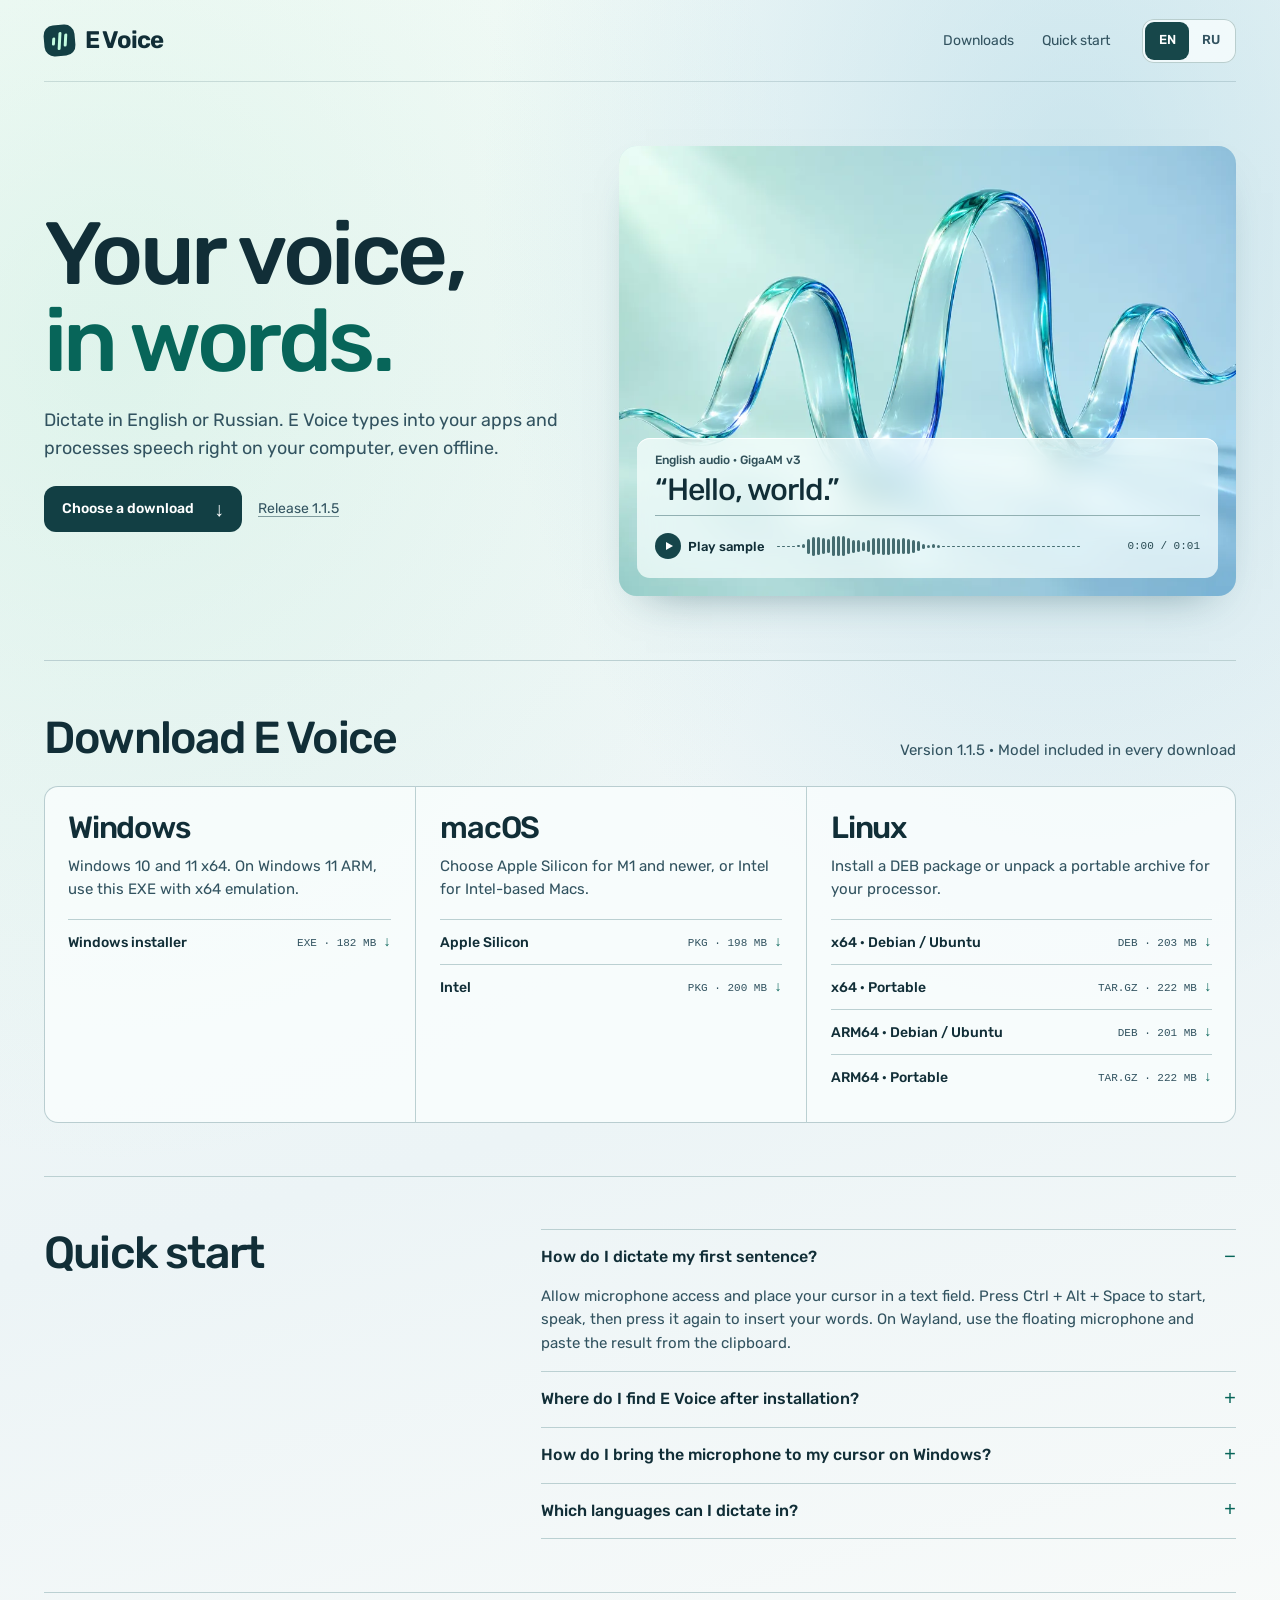
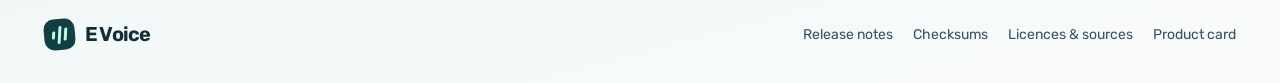
<file: index.html>
<!doctype html>
<html lang="en">
<head>
  <meta charset="utf-8"><meta name="viewport" content="width=device-width,initial-scale=1">
  <title>E Voice — Offline dictation in English and Russian</title>
  <meta name="description" content="Offline dictation for Windows, macOS and Linux. Download E Voice 1.1.5 with English and Russian speech recognition built in."><meta name="theme-color" content="#eaf4f5">
  <link rel="canonical" href="https://moldset-mmc.github.io/e-voice/"><link rel="alternate" hreflang="en" href="https://moldset-mmc.github.io/e-voice/"><link rel="alternate" hreflang="ru" href="https://moldset-mmc.github.io/e-voice/ru/"><link rel="alternate" hreflang="x-default" href="https://moldset-mmc.github.io/e-voice/">
  <link rel="stylesheet" href="./style.css"><script defer src="./sample.js"></script>
</head>
<body>
<a class="skip" href="#main">Skip to content</a>
<header class="wrap mast">
  <a class="brand" href="./" aria-label="E Voice"><span class="mark" aria-hidden="true"><i></i><i></i><i></i></span>E Voice</a>
  <nav class="nav" aria-label="Main navigation"><a href="#downloads">Downloads</a><a href="#guide">Quick start</a></nav>
  <nav class="langs" aria-label="Page language"><a href="./" hreflang="en" lang="en" aria-label="English" aria-current="page">EN</a> <a href="./ru/" hreflang="ru" lang="ru" aria-label="Русский">RU</a></nav>
</header>
<main id="main" class="wrap" tabindex="-1">
  <section class="hero" aria-labelledby="title">
    <div>
      <h1 id="title"><span>Your voice,</span><em>in words.</em></h1>
      <p class="lead">Dictate in English or Russian. E Voice types into your apps and processes speech right on your computer, even offline.</p>
      <a class="cta" href="#downloads">Choose a download <span aria-hidden="true">↓</span></a> <a class="version" href="https://github.com/moldset-mmc/e-voice/releases/tag/v1.1.5">Release 1.1.5</a>
    </div>
    <figure class="specimen" aria-label="English dictation sample">
      <img class="wave-art" alt="" width="1104" height="736" fetchpriority="high" src="./media/glass-wave.webp">
      <figcaption class="sample-body"><div class="micro">English audio · GigaAM v3</div>
        <blockquote lang="en">“Hello, world.”</blockquote>
        <div class="speaker-line"><button hidden id="sample-play" type="button" class="play" data-play="Play sample" data-pause="Pause" aria-pressed="false"><span class="play-icon" aria-hidden="true"></span><span class="play-label">Play sample</span></button><div class="signal" aria-hidden="true"><i style="--amplitude:3%"></i><i style="--amplitude:3%"></i><i style="--amplitude:3%"></i><i style="--amplitude:5%"></i><i style="--amplitude:11%"></i><i style="--amplitude:20%"></i><i style="--amplitude:72%"></i><i style="--amplitude:91%"></i><i style="--amplitude:88%"></i><i style="--amplitude:76%"></i><i style="--amplitude:66%"></i><i style="--amplitude:97%"></i><i style="--amplitude:96%"></i><i style="--amplitude:94%"></i><i style="--amplitude:75%"></i><i style="--amplitude:64%"></i><i style="--amplitude:55%"></i><i style="--amplitude:42%"></i><i style="--amplitude:57%"></i><i style="--amplitude:80%"></i><i style="--amplitude:78%"></i><i style="--amplitude:83%"></i><i style="--amplitude:82%"></i><i style="--amplitude:75%"></i><i style="--amplitude:71%"></i><i style="--amplitude:74%"></i><i style="--amplitude:72%"></i><i style="--amplitude:60%"></i><i style="--amplitude:48%"></i><i style="--amplitude:26%"></i><i style="--amplitude:12%"></i><i style="--amplitude:20%"></i><i style="--amplitude:12%"></i><i style="--amplitude:5%"></i><i style="--amplitude:3%"></i><i style="--amplitude:3%"></i><i style="--amplitude:3%"></i><i style="--amplitude:3%"></i><i style="--amplitude:3%"></i><i style="--amplitude:3%"></i><i style="--amplitude:3%"></i><i style="--amplitude:3%"></i><i style="--amplitude:3%"></i><i style="--amplitude:3%"></i><i style="--amplitude:3%"></i><i style="--amplitude:3%"></i><i style="--amplitude:3%"></i><i style="--amplitude:3%"></i><i style="--amplitude:3%"></i><i style="--amplitude:3%"></i><i style="--amplitude:3%"></i><i style="--amplitude:3%"></i><i style="--amplitude:3%"></i><i style="--amplitude:3%"></i><i style="--amplitude:3%"></i><i style="--amplitude:3%"></i><i style="--amplitude:3%"></i><i style="--amplitude:3%"></i><i style="--amplitude:3%"></i><i style="--amplitude:3%"></i><i style="--amplitude:3%"></i></div><span class="clock" aria-hidden="true">0:00 / 0:01</span></div>
        <audio id="sample-audio" controls preload="metadata" aria-label="English audio sample" src="./media/dictation-en.mp3"></audio>
      </figcaption>
    </figure>
  </section>
  <section id="downloads" class="section" aria-labelledby="download-title"><div id="download" class="section-head"><h2 id="download-title">Download E Voice</h2><p>Version 1.1.5 · Model included in every download</p></div>
    <div class="platforms">
      <section class="platform"><h3 id="windows">Windows</h3><p>Windows 10 and 11 x64. On Windows 11 ARM, use this EXE with x64 emulation.</p><a class="asset" href="https://github.com/moldset-mmc/e-voice/releases/download/v1.1.5/E-Voice-Setup-x64.exe"><strong>Windows installer</strong><span>EXE · 182 MB <b aria-hidden="true">↓</b></span></a></section>
      <section class="platform"><h3 id="mac">macOS</h3><p>Choose Apple Silicon for M1 and newer, or Intel for Intel-based Macs.</p><a class="asset" href="https://github.com/moldset-mmc/e-voice/releases/download/v1.1.5/E-Voice-macOS-arm64.pkg"><strong>Apple Silicon</strong><span>PKG · 198 MB <b aria-hidden="true">↓</b></span></a><a class="asset" href="https://github.com/moldset-mmc/e-voice/releases/download/v1.1.5/E-Voice-macOS-x86_64.pkg"><strong>Intel</strong><span>PKG · 200 MB <b aria-hidden="true">↓</b></span></a></section>
      <section class="platform"><h3 id="linux">Linux</h3><p>Install a DEB package or unpack a portable archive for your processor.</p><a class="asset" href="https://github.com/moldset-mmc/e-voice/releases/download/v1.1.5/E-Voice-Linux-amd64.deb"><strong>x64 · Debian / Ubuntu</strong><span>DEB · 203 MB <b aria-hidden="true">↓</b></span></a><a class="asset" href="https://github.com/moldset-mmc/e-voice/releases/download/v1.1.5/E-Voice-Linux-amd64.tar.gz"><strong>x64 · Portable</strong><span>TAR.GZ · 222 MB <b aria-hidden="true">↓</b></span></a><a class="asset" href="https://github.com/moldset-mmc/e-voice/releases/download/v1.1.5/E-Voice-Linux-arm64.deb"><strong>ARM64 · Debian / Ubuntu</strong><span>DEB · 201 MB <b aria-hidden="true">↓</b></span></a><a class="asset" href="https://github.com/moldset-mmc/e-voice/releases/download/v1.1.5/E-Voice-Linux-arm64.tar.gz"><strong>ARM64 · Portable</strong><span>TAR.GZ · 222 MB <b aria-hidden="true">↓</b></span></a></section>
    </div>
  </section>
  <section class="section guide" id="guide" aria-labelledby="guide-heading"><h2 id="guide-heading">Quick start</h2><div><details open><summary>How do I dictate my first sentence?</summary><p>Allow microphone access and place your cursor in a text field. Press Ctrl + Alt + Space to start, speak, then press it again to insert your words. On Wayland, use the floating microphone and paste the result from the clipboard.</p></details><details><summary>Where do I find E Voice after installation?</summary><p>On Windows, E Voice starts in the system tray. Double-click the desktop shortcut to open Settings. On macOS, the installer opens the app and adds a desktop shortcut. On Linux, open E Voice from the application menu after installing the DEB.</p></details><details><summary>How do I bring the microphone to my cursor on Windows?</summary><p>Open Settings and enable “Вызывать тройным щелчком” (triple-click). Quickly click the left mouse button three times in one spot outside E Voice. The floating microphone appears beside the pointer.</p></details><details><summary>Which languages can I dictate in?</summary><p>E Voice recognises Russian and English with the included GigaAM v3 model. You can speak either language without changing a setting. Recognition is strongest in Russian. Check longer English passages for errors.</p></details></div></section>
</main>
<footer class="wrap foot"><a class="brand" href="./"><span class="mark" aria-hidden="true"><i></i><i></i><i></i></span>E Voice</a><a class="quiet" href="https://github.com/moldset-mmc/e-voice/releases/tag/v1.1.5">Release notes</a><a class="quiet" href="https://github.com/moldset-mmc/e-voice/releases/download/v1.1.5/SHA256SUMS.txt">Checksums</a><a class="quiet" href="https://github.com/moldset-mmc/e-voice/releases/download/v1.1.5/E-Voice-1.1.5-Licenses-and-Sources.zip">Licences & sources</a><a class="quiet" href="./card/">Product card</a></footer>
</body>
</html>
</file>
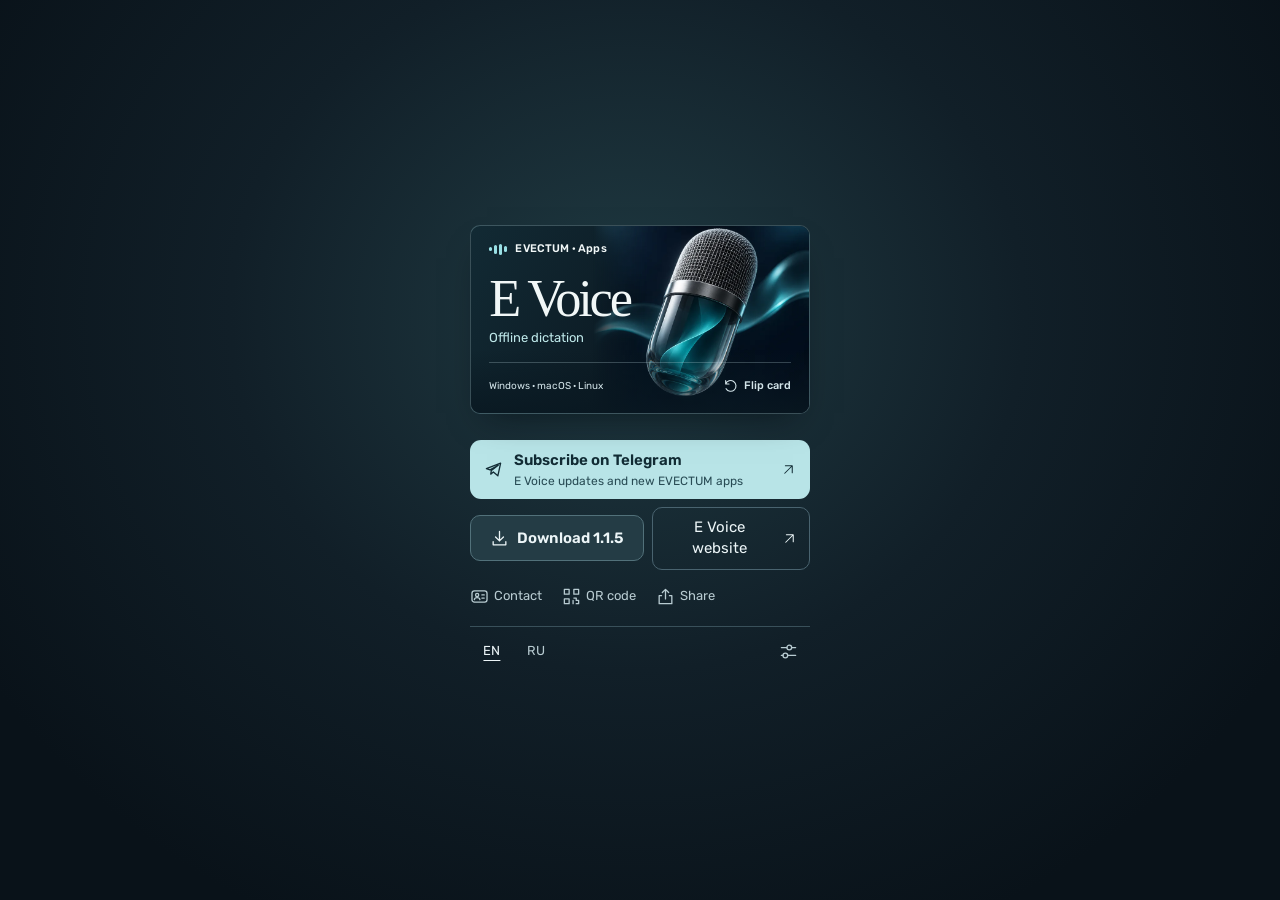
<file: card/index.html>
<!doctype html>
<html lang="en">
<head>
  <meta charset="utf-8">
  <meta name="viewport" content="width=device-width, initial-scale=1">
  <title>E Voice · Product card</title>
  <meta name="description" content="Dictate in English or Russian. E Voice turns your speech into text on your computer, even offline.">
  <meta name="theme-color" content="#0d1822">
  <link rel="canonical" href="https://moldset-mmc.github.io/e-voice/card/">
  <link rel="alternate" hreflang="en" href="https://moldset-mmc.github.io/e-voice/card/">
  <link rel="alternate" hreflang="ru" href="https://moldset-mmc.github.io/e-voice/ru/card/">
  <link rel="alternate" hreflang="x-default" href="https://moldset-mmc.github.io/e-voice/card/">
  <meta property="og:title" content="E Voice · Product card">
  <meta property="og:description" content="Dictate in English or Russian. E Voice turns your speech into text on your computer, even offline.">
  <meta property="og:url" content="https://moldset-mmc.github.io/e-voice/card/">
  <meta property="og:image" content="https://moldset-mmc.github.io/e-voice/card/cover.webp">
  <link rel="stylesheet" href="./card.css?v=glass-turn-2">
  <script defer src="./card.js?v=glass-turn-2"></script>
</head>
<body>
  <svg class="sprite" aria-hidden="true" focusable="false"><defs><symbol id="ic-turn" viewBox="0 0 24 24"><path d="M4 9a8 8 0 1 1 .6 7M4 4v5h5"/></symbol><symbol id="ic-back" viewBox="0 0 24 24"><path d="m13 6-6 6 6 6M7 12h13"/></symbol><symbol id="ic-arrow" viewBox="0 0 24 24"><path d="M6 18 18 6M7 6h11v11"/></symbol><symbol id="ic-download" viewBox="0 0 24 24"><path d="M12 3v12m-5-5 5 5 5-5M4 16v4h16v-4"/></symbol><symbol id="ic-contact" viewBox="0 0 24 24"><rect x="2.5" y="5" width="19" height="14" rx="3"/><circle cx="9" cy="10" r="2"/><path d="M5.5 16c.3-3.5 6.7-3.5 7 0M15 10h3m-3 4h3"/></symbol><symbol id="ic-qr" viewBox="0 0 24 24"><path d="M3 3h6v6H3zM15 3h6v6h-6zM3 15h6v6H3zM15 14h3v3h3v4h-3m-4 0v-4"/></symbol><symbol id="ic-share" viewBox="0 0 24 24"><path d="M12 15V3m-4 4 4-4 4 4M7 11H4v10h16V11h-3"/></symbol><symbol id="ic-telegram" viewBox="0 0 24 24"><path d="m3 11 18-7-3.5 16-5.7-4.8-3.3 2.7.8-4.8L18 6.7 7.6 12.5z"/></symbol><symbol id="ic-phone" viewBox="0 0 24 24"><path d="m5 3 4-.1 1.6 4.6-2.4 2.1a14 14 0 0 0 6.5 6.5l2.1-2.4 4.2 1.6v4a2 2 0 0 1-2.2 2C10.7 20.4 3.4 13 3 5.3A2 2 0 0 1 5 3z"/></symbol><symbol id="ic-down" viewBox="0 0 24 24"><path d="m6 9 6 6 6-6"/></symbol><symbol id="ic-settings" viewBox="0 0 24 24"><path d="M3 7h7m6 0h5M3 17h2m6 0h10"/><circle cx="13" cy="7" r="3"/><circle cx="8" cy="17" r="3"/></symbol></defs></svg>
  <main class="stage">
    <div class="presentation">
      <article class="card" aria-label="E Voice · Product card">
        <div class="faces">
          <section class="face front" id="front" aria-labelledby="name">
            <img class="cover-art" src="./cover.webp" alt="" fetchpriority="high">
            <div class="face-head">
              <a class="wordmark" href="https://t.me/evectum_updates"><span class="mark" aria-hidden="true"><i></i><i></i><i></i><i></i></span>EVECTUM · Apps</a>
            </div>
            <div class="identity">
              <h1 id="name" tabindex="-1">E Voice</h1>
              <p>Offline dictation</p>
            </div>
            <div class="face-foot"><span>Windows · macOS · Linux</span><a class="flip-link" href="#about"><svg class="icon" aria-hidden="true" focusable="false" viewBox="0 0 24 24"><use href="#ic-turn"/></svg>Flip card</a></div>
          </section>
          <section class="face back" aria-labelledby="about">
            <div class="face-head"><h2 id="about" tabindex="-1">E Voice</h2><a class="flip-link" href="#front"><svg class="icon" aria-hidden="true" focusable="false" viewBox="0 0 24 24"><use href="#ic-turn"/></svg>Front</a></div>
            <p class="description">Dictate messages and notes in English or Russian.</p>
            <div class="contacts" id="contacts" tabindex="-1" aria-label="Contact">
              <a href="tel:+37379474444" aria-label="Call +373 79 474 444"><svg class="icon" aria-hidden="true" focusable="false" viewBox="0 0 24 24"><use href="#ic-phone"/></svg><span>+373 79 474 444</span></a>
              <a href="https://t.me/evectum_bot" aria-label="Message the Telegram bot @evectum_bot"><svg class="icon" aria-hidden="true" focusable="false" viewBox="0 0 24 24"><use href="#ic-telegram"/></svg><span>@evectum_bot</span></a>
            </div>
          </section>
        </div>
      </article>
      <div class="controls">
        <a class="channel-link" href="https://t.me/evectum_updates">
          <svg class="icon" aria-hidden="true" focusable="false" viewBox="0 0 24 24"><use href="#ic-telegram"/></svg><span><strong>Subscribe on Telegram</strong><small>E Voice updates and new EVECTUM apps</small></span><svg class="icon" aria-hidden="true" focusable="false" viewBox="0 0 24 24"><use href="#ic-arrow"/></svg>
        </a>
        <div class="actions">
          <a class="cta" href="#downloads"><svg class="icon" aria-hidden="true" focusable="false" viewBox="0 0 24 24"><use href="#ic-download"/></svg>Download 1.1.5</a>
          <a class="site-link" href="../">E Voice website<svg class="icon" aria-hidden="true" focusable="false" viewBox="0 0 24 24"><use href="#ic-arrow"/></svg></a>
        </div>
        <nav class="utility" aria-label="Card actions">
            <a href="#contacts"><svg class="icon" aria-hidden="true" focusable="false" viewBox="0 0 24 24"><use href="#ic-contact"/></svg>Contact</a>
            <a href="./qr-en.png" data-show-qr><svg class="icon" aria-hidden="true" focusable="false" viewBox="0 0 24 24"><use href="#ic-qr"/></svg>QR code</a>
            <button type="button" data-share hidden><svg class="icon" aria-hidden="true" focusable="false" viewBox="0 0 24 24"><use href="#ic-share"/></svg>Share</button>
        </nav>
        <div class="tools">
          <nav class="langs" aria-label="Language"><a href="./" lang="en" hreflang="en" aria-label="English" aria-current="page">EN</a> <a href="../ru/card/" lang="ru" hreflang="ru" aria-label="Русский">RU</a></nav>
          <button class="settings-button" data-settings type="button" hidden aria-haspopup="dialog" aria-controls="motion-dialog" aria-label="Flip settings" title="Flip settings"><svg class="icon" aria-hidden="true" focusable="false" viewBox="0 0 24 24"><use href="#ic-settings"/></svg></button>
        </div>
      </div>
      <section id="downloads" class="downloads" aria-labelledby="download-heading">
        <header><h2 id="download-heading">Download 1.1.5</h2><button data-close-downloads hidden type="button">Close</button></header>
        <details class="platform"><summary>Windows<svg class="icon" aria-hidden="true" focusable="false" viewBox="0 0 24 24"><use href="#ic-down"/></svg></summary><p>Windows 10/11 x64. On Windows 11 ARM, use the same installer with x64 emulation.</p><ul class="choices"><li><a href="https://github.com/moldset-mmc/e-voice/releases/download/v1.1.5/E-Voice-Setup-x64.exe" aria-label="Windows · Windows installer · EXE"><span>Windows installer</span><span>EXE <svg class="icon" aria-hidden="true" focusable="false" viewBox="0 0 24 24"><use href="#ic-download"/></svg></span></a></li></ul></details><details class="platform"><summary>macOS<svg class="icon" aria-hidden="true" focusable="false" viewBox="0 0 24 24"><use href="#ic-down"/></svg></summary><p>Choose the processor in your Mac.</p><ul class="choices"><li><a href="https://github.com/moldset-mmc/e-voice/releases/download/v1.1.5/E-Voice-macOS-arm64.pkg" aria-label="macOS · Apple Silicon · M1, M2, M3… · PKG"><span>Apple Silicon · M1, M2, M3…</span><span>PKG <svg class="icon" aria-hidden="true" focusable="false" viewBox="0 0 24 24"><use href="#ic-download"/></svg></span></a></li><li><a href="https://github.com/moldset-mmc/e-voice/releases/download/v1.1.5/E-Voice-macOS-x86_64.pkg" aria-label="macOS · Intel · PKG"><span>Intel</span><span>PKG <svg class="icon" aria-hidden="true" focusable="false" viewBox="0 0 24 24"><use href="#ic-download"/></svg></span></a></li></ul></details><details class="platform"><summary>Linux<svg class="icon" aria-hidden="true" focusable="false" viewBox="0 0 24 24"><use href="#ic-down"/></svg></summary><p>DEB for Debian or Ubuntu, or a portable archive.</p><ul class="choices"><li><a href="https://github.com/moldset-mmc/e-voice/releases/download/v1.1.5/E-Voice-Linux-amd64.deb" aria-label="Linux · x64 · DEB"><span>x64</span><span>DEB <svg class="icon" aria-hidden="true" focusable="false" viewBox="0 0 24 24"><use href="#ic-download"/></svg></span></a></li><li><a href="https://github.com/moldset-mmc/e-voice/releases/download/v1.1.5/E-Voice-Linux-amd64.tar.gz" aria-label="Linux · x64 · TAR.GZ"><span>x64</span><span>TAR.GZ <svg class="icon" aria-hidden="true" focusable="false" viewBox="0 0 24 24"><use href="#ic-download"/></svg></span></a></li><li><a href="https://github.com/moldset-mmc/e-voice/releases/download/v1.1.5/E-Voice-Linux-arm64.deb" aria-label="Linux · ARM64 · DEB"><span>ARM64</span><span>DEB <svg class="icon" aria-hidden="true" focusable="false" viewBox="0 0 24 24"><use href="#ic-download"/></svg></span></a></li><li><a href="https://github.com/moldset-mmc/e-voice/releases/download/v1.1.5/E-Voice-Linux-arm64.tar.gz" aria-label="Linux · ARM64 · TAR.GZ"><span>ARM64</span><span>TAR.GZ <svg class="icon" aria-hidden="true" focusable="false" viewBox="0 0 24 24"><use href="#ic-download"/></svg></span></a></li></ul></details>
        <a class="download-follow" href="https://t.me/evectum_updates"><svg class="icon" aria-hidden="true" focusable="false" viewBox="0 0 24 24"><use href="#ic-telegram"/></svg>Get release updates on Telegram<svg class="icon" aria-hidden="true" focusable="false" viewBox="0 0 24 24"><use href="#ic-arrow"/></svg></a>
      </section>
    </div>
  </main>
  <dialog id="download-dialog" class="dialog download-dialog" aria-labelledby="download-heading"></dialog>
  <dialog id="motion-dialog" class="dialog motion-dialog" aria-labelledby="motion-title">
    <form method="dialog">
      <header><h2 id="motion-title">Card motion</h2><button>Done</button></header>
      <fieldset><legend>Animation</legend>
        <label><input type="radio" name="motion" value="auto" checked>Use device setting</label>
        <label><input type="radio" name="motion" value="full">Smooth rotation</label>
        <label><input type="radio" name="motion" value="quiet">Gentle fade</label>
      </fieldset>
    </form>
  </dialog>
  <dialog class="dialog" id="qr-dialog" aria-labelledby="qr-title">
    <h2 id="qr-title">Share this card</h2>
    <img width="200" height="200" src="./qr-en.png" alt="QR code for the English card">
    <a class="card-address" href="https://moldset-mmc.github.io/e-voice/card/">https://moldset-mmc.github.io/e-voice/card/</a>
    <button type="button" data-copy data-copied="Link copied" data-manual="Select the address above to copy it.">Copy link</button>
    <p class="copy-status" role="status"></p>
    <form method="dialog"><button>Close</button></form>
  </dialog>
</body>
</html>
</file>
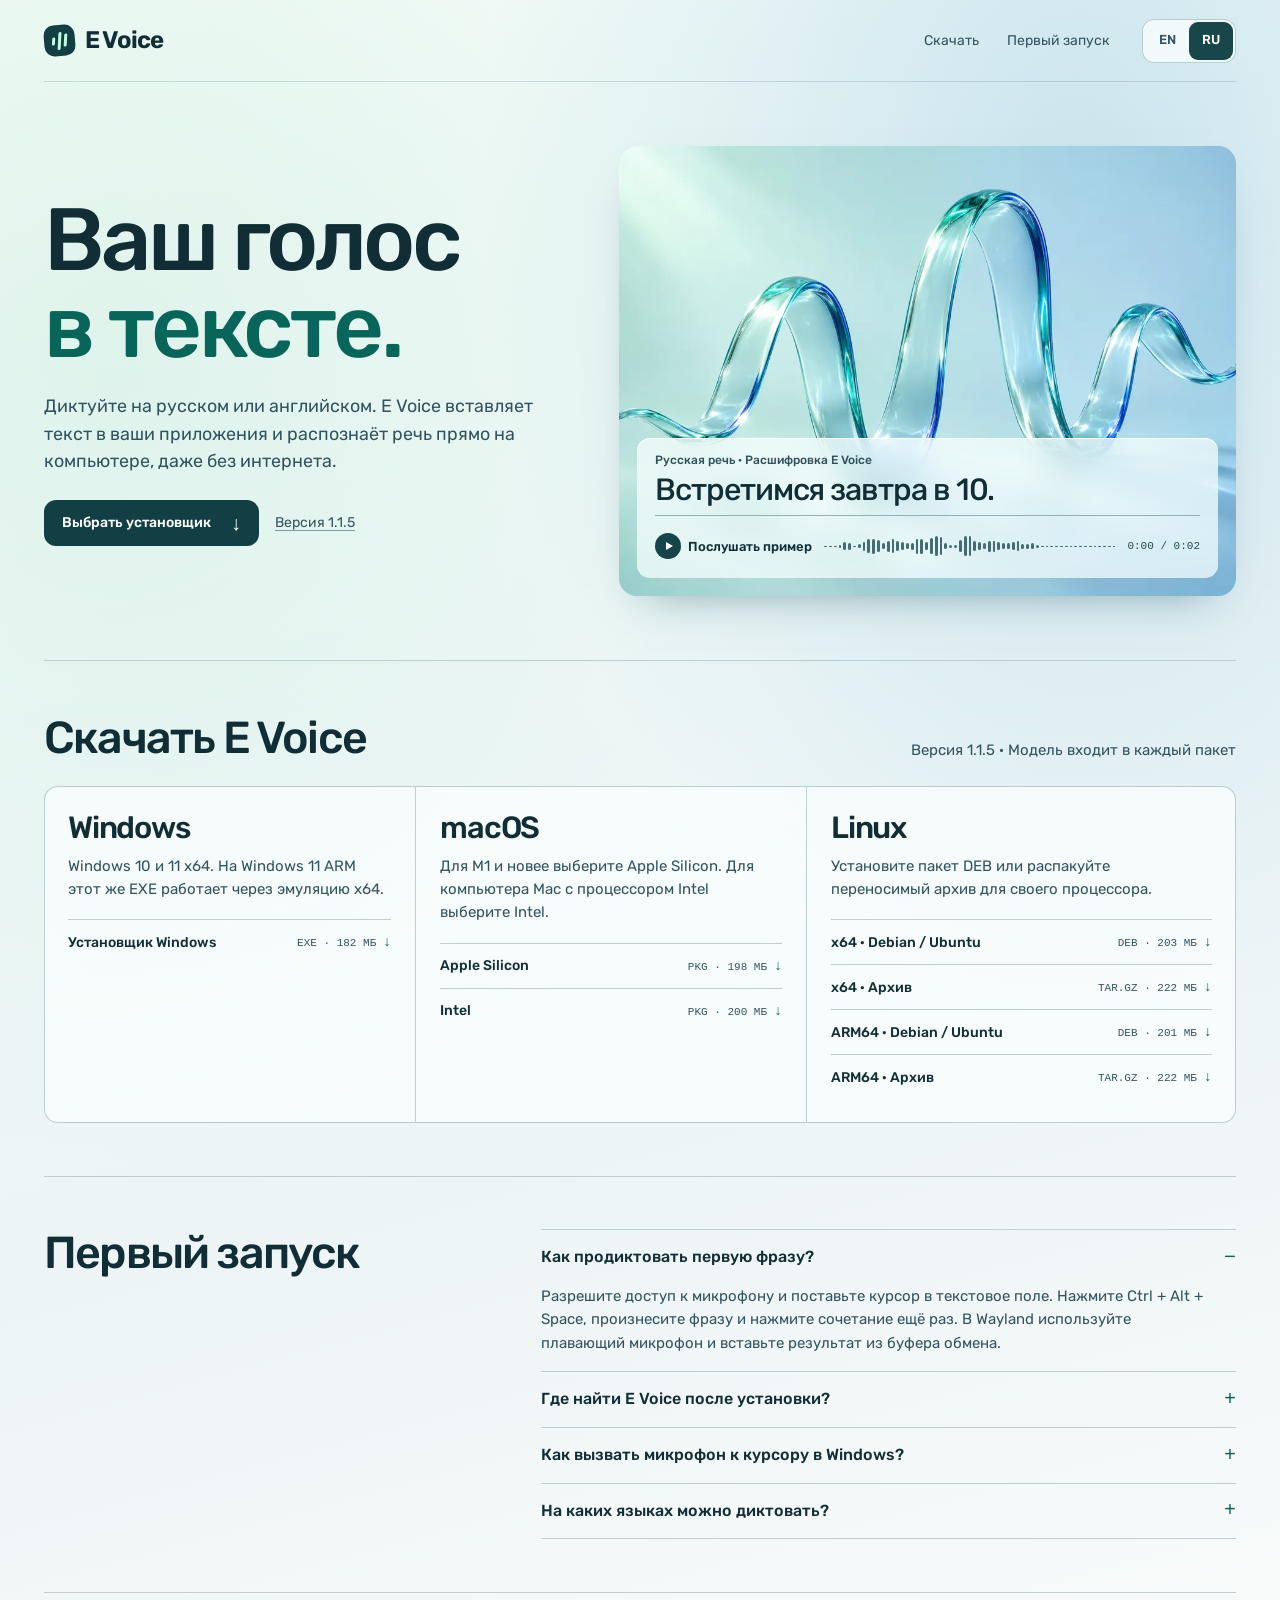
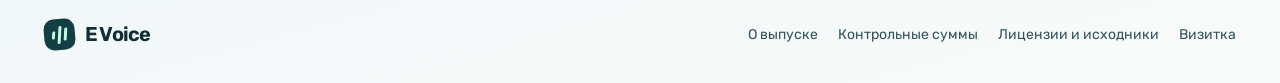
<file: ru/index.html>
<!doctype html>
<html lang="ru">
<head>
  <meta charset="utf-8"><meta name="viewport" content="width=device-width,initial-scale=1">
  <title>E Voice — диктовка на русском и английском без интернета</title>
  <meta name="description" content="Офлайн-диктовка для Windows, macOS и Linux. Скачайте E Voice 1.1.5 с распознаванием русской и английской речи."><meta name="theme-color" content="#eaf4f5">
  <link rel="canonical" href="https://moldset-mmc.github.io/e-voice/ru/"><link rel="alternate" hreflang="en" href="https://moldset-mmc.github.io/e-voice/"><link rel="alternate" hreflang="ru" href="https://moldset-mmc.github.io/e-voice/ru/"><link rel="alternate" hreflang="x-default" href="https://moldset-mmc.github.io/e-voice/">
  <link rel="stylesheet" href="../style.css"><script defer src="../sample.js"></script>
</head>
<body>
<a class="skip" href="#main">Перейти к содержимому</a>
<header class="wrap mast">
  <a class="brand" href="./" aria-label="E Voice"><span class="mark" aria-hidden="true"><i></i><i></i><i></i></span>E Voice</a>
  <nav class="nav" aria-label="Основное меню"><a href="#downloads">Скачать</a><a href="#guide">Первый запуск</a></nav>
  <nav class="langs" aria-label="Язык страницы"><a href="../" hreflang="en" lang="en" aria-label="English">EN</a> <a href="../ru/" hreflang="ru" lang="ru" aria-label="Русский" aria-current="page">RU</a></nav>
</header>
<main id="main" class="wrap" tabindex="-1">
  <section class="hero" aria-labelledby="title">
    <div>
      <h1 id="title"><span>Ваш голос</span><em>в тексте.</em></h1>
      <p class="lead">Диктуйте на русском или английском. E Voice вставляет текст в ваши приложения и распознаёт речь прямо на компьютере, даже без интернета.</p>
      <a class="cta" href="#downloads">Выбрать установщик <span aria-hidden="true">↓</span></a> <a class="version" href="https://github.com/moldset-mmc/e-voice/releases/tag/v1.1.5">Версия 1.1.5</a>
    </div>
    <figure class="specimen" aria-label="Пример русской диктовки и расшифровка E Voice">
      <img class="wave-art" alt="" width="1104" height="736" fetchpriority="high" src="../media/glass-wave.webp">
      <figcaption class="sample-body"><div class="micro">Русская речь · Расшифровка E Voice</div>
        <blockquote lang="ru">Встретимся завтра в 10.</blockquote>
        <div class="speaker-line"><button hidden id="sample-play" type="button" class="play" data-play="Послушать пример" data-pause="Пауза" aria-pressed="false"><span class="play-icon" aria-hidden="true"></span><span class="play-label">Послушать пример</span></button><div class="signal" aria-hidden="true"><i style="--amplitude:3%"></i><i style="--amplitude:3%"></i><i style="--amplitude:6%"></i><i style="--amplitude:16%"></i><i style="--amplitude:37%"></i><i style="--amplitude:34%"></i><i style="--amplitude:6%"></i><i style="--amplitude:20%"></i><i style="--amplitude:45%"></i><i style="--amplitude:68%"></i><i style="--amplitude:70%"></i><i style="--amplitude:55%"></i><i style="--amplitude:27%"></i><i style="--amplitude:53%"></i><i style="--amplitude:65%"></i><i style="--amplitude:48%"></i><i style="--amplitude:37%"></i><i style="--amplitude:29%"></i><i style="--amplitude:31%"></i><i style="--amplitude:71%"></i><i style="--amplitude:71%"></i><i style="--amplitude:37%"></i><i style="--amplitude:74%"></i><i style="--amplitude:97%"></i><i style="--amplitude:85%"></i><i style="--amplitude:28%"></i><i style="--amplitude:13%"></i><i style="--amplitude:13%"></i><i style="--amplitude:59%"></i><i style="--amplitude:95%"></i><i style="--amplitude:94%"></i><i style="--amplitude:49%"></i><i style="--amplitude:37%"></i><i style="--amplitude:28%"></i><i style="--amplitude:53%"></i><i style="--amplitude:52%"></i><i style="--amplitude:39%"></i><i style="--amplitude:29%"></i><i style="--amplitude:29%"></i><i style="--amplitude:37%"></i><i style="--amplitude:49%"></i><i style="--amplitude:23%"></i><i style="--amplitude:23%"></i><i style="--amplitude:28%"></i><i style="--amplitude:13%"></i><i style="--amplitude:3%"></i><i style="--amplitude:3%"></i><i style="--amplitude:3%"></i><i style="--amplitude:3%"></i><i style="--amplitude:3%"></i><i style="--amplitude:3%"></i><i style="--amplitude:3%"></i><i style="--amplitude:3%"></i><i style="--amplitude:3%"></i><i style="--amplitude:3%"></i><i style="--amplitude:3%"></i><i style="--amplitude:3%"></i><i style="--amplitude:3%"></i><i style="--amplitude:3%"></i><i style="--amplitude:3%"></i><i style="--amplitude:3%"></i></div><span class="clock" aria-hidden="true">0:00 / 0:02</span></div>
        <audio id="sample-audio" controls preload="metadata" aria-label="Послушать запись русской диктовки" src="../media/dictation-ru.mp3"></audio>
      </figcaption>
    </figure>
  </section>
  <section id="downloads" class="section" aria-labelledby="download-title"><div id="download" class="section-head"><h2 id="download-title">Скачать E Voice</h2><p>Версия 1.1.5 · Модель входит в каждый пакет</p></div>
    <div class="platforms">
      <section class="platform"><h3 id="windows">Windows</h3><p>Windows 10 и 11 x64. На Windows 11 ARM этот же EXE работает через эмуляцию x64.</p><a class="asset" href="https://github.com/moldset-mmc/e-voice/releases/download/v1.1.5/E-Voice-Setup-x64.exe"><strong>Установщик Windows</strong><span>EXE · 182 МБ <b aria-hidden="true">↓</b></span></a></section>
      <section class="platform"><h3 id="mac">macOS</h3><p>Для M1 и новее выберите Apple Silicon. Для компьютера Mac с процессором Intel выберите Intel.</p><a class="asset" href="https://github.com/moldset-mmc/e-voice/releases/download/v1.1.5/E-Voice-macOS-arm64.pkg"><strong>Apple Silicon</strong><span>PKG · 198 МБ <b aria-hidden="true">↓</b></span></a><a class="asset" href="https://github.com/moldset-mmc/e-voice/releases/download/v1.1.5/E-Voice-macOS-x86_64.pkg"><strong>Intel</strong><span>PKG · 200 МБ <b aria-hidden="true">↓</b></span></a></section>
      <section class="platform"><h3 id="linux">Linux</h3><p>Установите пакет DEB или распакуйте переносимый архив для своего процессора.</p><a class="asset" href="https://github.com/moldset-mmc/e-voice/releases/download/v1.1.5/E-Voice-Linux-amd64.deb"><strong>x64 · Debian / Ubuntu</strong><span>DEB · 203 МБ <b aria-hidden="true">↓</b></span></a><a class="asset" href="https://github.com/moldset-mmc/e-voice/releases/download/v1.1.5/E-Voice-Linux-amd64.tar.gz"><strong>x64 · Архив</strong><span>TAR.GZ · 222 МБ <b aria-hidden="true">↓</b></span></a><a class="asset" href="https://github.com/moldset-mmc/e-voice/releases/download/v1.1.5/E-Voice-Linux-arm64.deb"><strong>ARM64 · Debian / Ubuntu</strong><span>DEB · 201 МБ <b aria-hidden="true">↓</b></span></a><a class="asset" href="https://github.com/moldset-mmc/e-voice/releases/download/v1.1.5/E-Voice-Linux-arm64.tar.gz"><strong>ARM64 · Архив</strong><span>TAR.GZ · 222 МБ <b aria-hidden="true">↓</b></span></a></section>
    </div>
  </section>
  <section class="section guide" id="guide" aria-labelledby="guide-heading"><h2 id="guide-heading">Первый запуск</h2><div><details open><summary>Как продиктовать первую фразу?</summary><p>Разрешите доступ к микрофону и поставьте курсор в текстовое поле. Нажмите Ctrl + Alt + Space, произнесите фразу и нажмите сочетание ещё раз. В Wayland используйте плавающий микрофон и вставьте результат из буфера обмена.</p></details><details><summary>Где найти E Voice после установки?</summary><p>В Windows E Voice запускается в трее. Дважды щёлкните ярлык на рабочем столе, чтобы открыть настройки. В macOS установщик открывает приложение и добавляет ярлык на рабочий стол. После установки DEB в Linux откройте E Voice из меню приложений.</p></details><details><summary>Как вызвать микрофон к курсору в Windows?</summary><p>Откройте настройки и включите «Вызывать тройным щелчком». Трижды быстро щёлкните левой кнопкой мыши в одном месте вне E Voice. Плавающий микрофон появится рядом с указателем.</p></details><details><summary>На каких языках можно диктовать?</summary><p>Модель GigaAM v3 распознаёт русскую и английскую речь. Переключать язык перед записью не нужно. Лучше всего модель справляется с русской речью. В длинных английских фразах стоит проверить результат.</p></details></div></section>
</main>
<footer class="wrap foot"><a class="brand" href="./"><span class="mark" aria-hidden="true"><i></i><i></i><i></i></span>E Voice</a><a class="quiet" href="https://github.com/moldset-mmc/e-voice/releases/tag/v1.1.5">О выпуске</a><a class="quiet" href="https://github.com/moldset-mmc/e-voice/releases/download/v1.1.5/SHA256SUMS.txt">Контрольные суммы</a><a class="quiet" href="https://github.com/moldset-mmc/e-voice/releases/download/v1.1.5/E-Voice-1.1.5-Licenses-and-Sources.zip">Лицензии и исходники</a><a class="quiet" href="./card/">Визитка</a></footer>
</body>
</html>
</file>
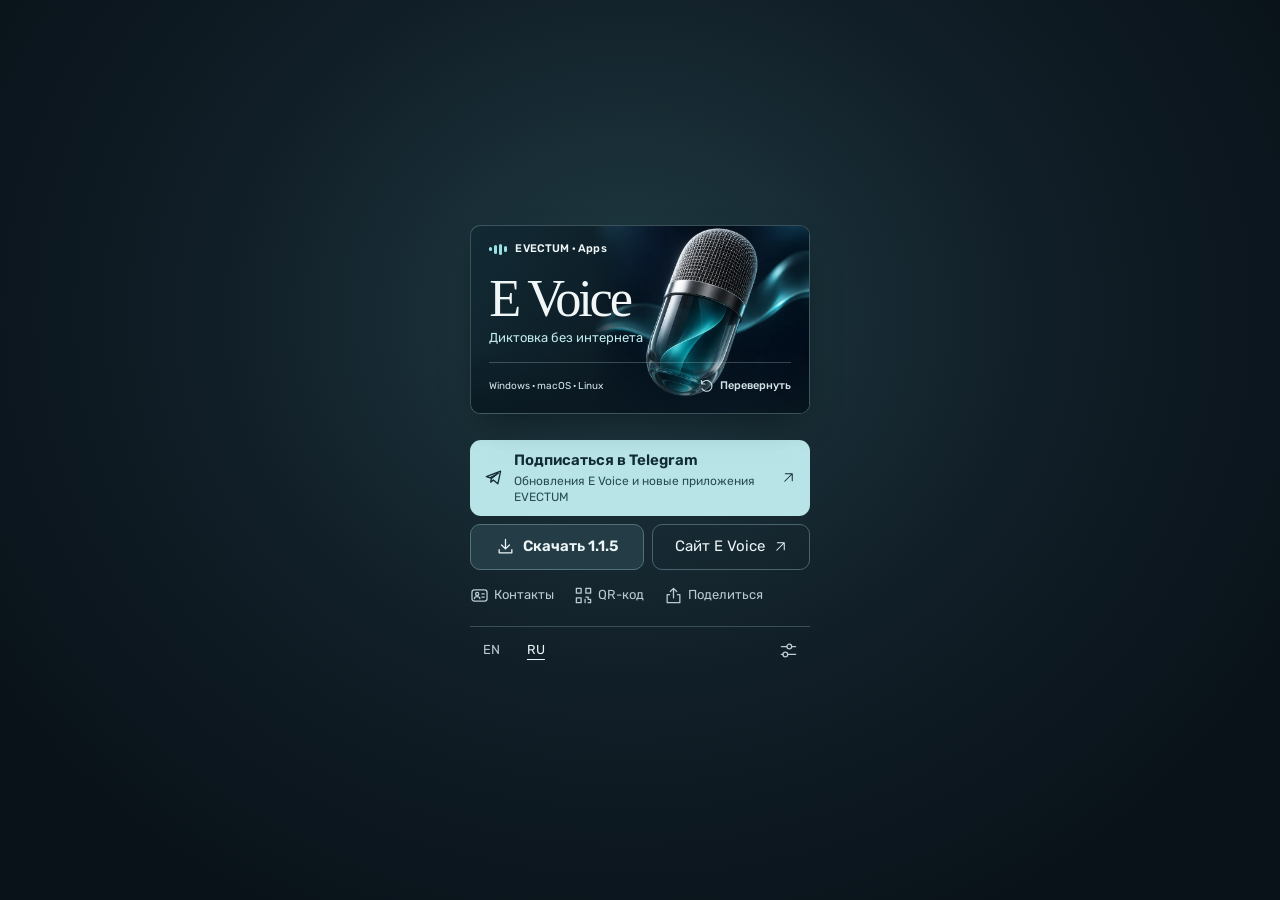
<file: ru/card/index.html>
<!doctype html>
<html lang="ru">
<head>
  <meta charset="utf-8">
  <meta name="viewport" content="width=device-width, initial-scale=1">
  <title>E Voice · Визитка программы</title>
  <meta name="description" content="Диктуйте на русском или английском. E Voice превращает речь в текст прямо на компьютере, даже без интернета.">
  <meta name="theme-color" content="#0d1822">
  <link rel="canonical" href="https://moldset-mmc.github.io/e-voice/ru/card/">
  <link rel="alternate" hreflang="en" href="https://moldset-mmc.github.io/e-voice/card/">
  <link rel="alternate" hreflang="ru" href="https://moldset-mmc.github.io/e-voice/ru/card/">
  <link rel="alternate" hreflang="x-default" href="https://moldset-mmc.github.io/e-voice/card/">
  <meta property="og:title" content="E Voice · Визитка программы">
  <meta property="og:description" content="Диктуйте на русском или английском. E Voice превращает речь в текст прямо на компьютере, даже без интернета.">
  <meta property="og:url" content="https://moldset-mmc.github.io/e-voice/ru/card/">
  <meta property="og:image" content="https://moldset-mmc.github.io/e-voice/card/cover.webp">
  <link rel="stylesheet" href="../../card/card.css?v=glass-turn-2">
  <script defer src="../../card/card.js?v=glass-turn-2"></script>
</head>
<body>
  <svg class="sprite" aria-hidden="true" focusable="false"><defs><symbol id="ic-turn" viewBox="0 0 24 24"><path d="M4 9a8 8 0 1 1 .6 7M4 4v5h5"/></symbol><symbol id="ic-back" viewBox="0 0 24 24"><path d="m13 6-6 6 6 6M7 12h13"/></symbol><symbol id="ic-arrow" viewBox="0 0 24 24"><path d="M6 18 18 6M7 6h11v11"/></symbol><symbol id="ic-download" viewBox="0 0 24 24"><path d="M12 3v12m-5-5 5 5 5-5M4 16v4h16v-4"/></symbol><symbol id="ic-contact" viewBox="0 0 24 24"><rect x="2.5" y="5" width="19" height="14" rx="3"/><circle cx="9" cy="10" r="2"/><path d="M5.5 16c.3-3.5 6.7-3.5 7 0M15 10h3m-3 4h3"/></symbol><symbol id="ic-qr" viewBox="0 0 24 24"><path d="M3 3h6v6H3zM15 3h6v6h-6zM3 15h6v6H3zM15 14h3v3h3v4h-3m-4 0v-4"/></symbol><symbol id="ic-share" viewBox="0 0 24 24"><path d="M12 15V3m-4 4 4-4 4 4M7 11H4v10h16V11h-3"/></symbol><symbol id="ic-telegram" viewBox="0 0 24 24"><path d="m3 11 18-7-3.5 16-5.7-4.8-3.3 2.7.8-4.8L18 6.7 7.6 12.5z"/></symbol><symbol id="ic-phone" viewBox="0 0 24 24"><path d="m5 3 4-.1 1.6 4.6-2.4 2.1a14 14 0 0 0 6.5 6.5l2.1-2.4 4.2 1.6v4a2 2 0 0 1-2.2 2C10.7 20.4 3.4 13 3 5.3A2 2 0 0 1 5 3z"/></symbol><symbol id="ic-down" viewBox="0 0 24 24"><path d="m6 9 6 6 6-6"/></symbol><symbol id="ic-settings" viewBox="0 0 24 24"><path d="M3 7h7m6 0h5M3 17h2m6 0h10"/><circle cx="13" cy="7" r="3"/><circle cx="8" cy="17" r="3"/></symbol></defs></svg>
  <main class="stage">
    <div class="presentation">
      <article class="card" aria-label="E Voice · Визитка программы">
        <div class="faces">
          <section class="face front" id="front" aria-labelledby="name">
            <img class="cover-art" src="../../card/cover.webp" alt="" fetchpriority="high">
            <div class="face-head">
              <a class="wordmark" href="https://t.me/evectum_updates"><span class="mark" aria-hidden="true"><i></i><i></i><i></i><i></i></span>EVECTUM · Apps</a>
            </div>
            <div class="identity">
              <h1 id="name" tabindex="-1">E Voice</h1>
              <p>Диктовка без интернета</p>
            </div>
            <div class="face-foot"><span>Windows · macOS · Linux</span><a class="flip-link" href="#about"><svg class="icon" aria-hidden="true" focusable="false" viewBox="0 0 24 24"><use href="#ic-turn"/></svg>Перевернуть</a></div>
          </section>
          <section class="face back" aria-labelledby="about">
            <div class="face-head"><h2 id="about" tabindex="-1">E Voice</h2><a class="flip-link" href="#front"><svg class="icon" aria-hidden="true" focusable="false" viewBox="0 0 24 24"><use href="#ic-turn"/></svg>Обложка</a></div>
            <p class="description">Диктуйте письма и заметки на русском или английском.</p>
            <div class="contacts" id="contacts" tabindex="-1" aria-label="Контакты">
              <a href="tel:+37379474444" aria-label="Позвонить +373 79 474 444"><svg class="icon" aria-hidden="true" focusable="false" viewBox="0 0 24 24"><use href="#ic-phone"/></svg><span>+373 79 474 444</span></a>
              <a href="https://t.me/evectum_bot" aria-label="Написать боту в Telegram @evectum_bot"><svg class="icon" aria-hidden="true" focusable="false" viewBox="0 0 24 24"><use href="#ic-telegram"/></svg><span>@evectum_bot</span></a>
            </div>
          </section>
        </div>
      </article>
      <div class="controls">
        <a class="channel-link" href="https://t.me/evectum_updates">
          <svg class="icon" aria-hidden="true" focusable="false" viewBox="0 0 24 24"><use href="#ic-telegram"/></svg><span><strong>Подписаться в Telegram</strong><small>Обновления E Voice и новые приложения EVECTUM</small></span><svg class="icon" aria-hidden="true" focusable="false" viewBox="0 0 24 24"><use href="#ic-arrow"/></svg>
        </a>
        <div class="actions">
          <a class="cta" href="#downloads"><svg class="icon" aria-hidden="true" focusable="false" viewBox="0 0 24 24"><use href="#ic-download"/></svg>Скачать 1.1.5</a>
          <a class="site-link" href="../">Сайт E Voice<svg class="icon" aria-hidden="true" focusable="false" viewBox="0 0 24 24"><use href="#ic-arrow"/></svg></a>
        </div>
        <nav class="utility" aria-label="Действия с визиткой">
            <a href="#contacts"><svg class="icon" aria-hidden="true" focusable="false" viewBox="0 0 24 24"><use href="#ic-contact"/></svg>Контакты</a>
            <a href="../../card/qr-ru.png" data-show-qr><svg class="icon" aria-hidden="true" focusable="false" viewBox="0 0 24 24"><use href="#ic-qr"/></svg>QR-код</a>
            <button type="button" data-share hidden><svg class="icon" aria-hidden="true" focusable="false" viewBox="0 0 24 24"><use href="#ic-share"/></svg>Поделиться</button>
        </nav>
        <div class="tools">
          <nav class="langs" aria-label="Язык"><a href="../../card/" lang="en" hreflang="en" aria-label="English">EN</a> <a href="./" lang="ru" hreflang="ru" aria-label="Русский" aria-current="page">RU</a></nav>
          <button class="settings-button" data-settings type="button" hidden aria-haspopup="dialog" aria-controls="motion-dialog" aria-label="Настройки переворота" title="Настройки переворота"><svg class="icon" aria-hidden="true" focusable="false" viewBox="0 0 24 24"><use href="#ic-settings"/></svg></button>
        </div>
      </div>
      <section id="downloads" class="downloads" aria-labelledby="download-heading">
        <header><h2 id="download-heading">Скачать 1.1.5</h2><button data-close-downloads hidden type="button">Закрыть</button></header>
        <details class="platform"><summary>Windows<svg class="icon" aria-hidden="true" focusable="false" viewBox="0 0 24 24"><use href="#ic-down"/></svg></summary><p>Windows 10/11 x64. В Windows 11 ARM этот же установщик работает через эмуляцию x64.</p><ul class="choices"><li><a href="https://github.com/moldset-mmc/e-voice/releases/download/v1.1.5/E-Voice-Setup-x64.exe" aria-label="Windows · Установщик Windows · EXE"><span>Установщик Windows</span><span>EXE <svg class="icon" aria-hidden="true" focusable="false" viewBox="0 0 24 24"><use href="#ic-download"/></svg></span></a></li></ul></details><details class="platform"><summary>macOS<svg class="icon" aria-hidden="true" focusable="false" viewBox="0 0 24 24"><use href="#ic-down"/></svg></summary><p>Выберите процессор вашего Mac.</p><ul class="choices"><li><a href="https://github.com/moldset-mmc/e-voice/releases/download/v1.1.5/E-Voice-macOS-arm64.pkg" aria-label="macOS · Apple Silicon · M1, M2, M3… · PKG"><span>Apple Silicon · M1, M2, M3…</span><span>PKG <svg class="icon" aria-hidden="true" focusable="false" viewBox="0 0 24 24"><use href="#ic-download"/></svg></span></a></li><li><a href="https://github.com/moldset-mmc/e-voice/releases/download/v1.1.5/E-Voice-macOS-x86_64.pkg" aria-label="macOS · Intel · PKG"><span>Intel</span><span>PKG <svg class="icon" aria-hidden="true" focusable="false" viewBox="0 0 24 24"><use href="#ic-download"/></svg></span></a></li></ul></details><details class="platform"><summary>Linux<svg class="icon" aria-hidden="true" focusable="false" viewBox="0 0 24 24"><use href="#ic-down"/></svg></summary><p>DEB для Debian или Ubuntu либо переносимый архив.</p><ul class="choices"><li><a href="https://github.com/moldset-mmc/e-voice/releases/download/v1.1.5/E-Voice-Linux-amd64.deb" aria-label="Linux · x64 · DEB"><span>x64</span><span>DEB <svg class="icon" aria-hidden="true" focusable="false" viewBox="0 0 24 24"><use href="#ic-download"/></svg></span></a></li><li><a href="https://github.com/moldset-mmc/e-voice/releases/download/v1.1.5/E-Voice-Linux-amd64.tar.gz" aria-label="Linux · x64 · TAR.GZ"><span>x64</span><span>TAR.GZ <svg class="icon" aria-hidden="true" focusable="false" viewBox="0 0 24 24"><use href="#ic-download"/></svg></span></a></li><li><a href="https://github.com/moldset-mmc/e-voice/releases/download/v1.1.5/E-Voice-Linux-arm64.deb" aria-label="Linux · ARM64 · DEB"><span>ARM64</span><span>DEB <svg class="icon" aria-hidden="true" focusable="false" viewBox="0 0 24 24"><use href="#ic-download"/></svg></span></a></li><li><a href="https://github.com/moldset-mmc/e-voice/releases/download/v1.1.5/E-Voice-Linux-arm64.tar.gz" aria-label="Linux · ARM64 · TAR.GZ"><span>ARM64</span><span>TAR.GZ <svg class="icon" aria-hidden="true" focusable="false" viewBox="0 0 24 24"><use href="#ic-download"/></svg></span></a></li></ul></details>
        <a class="download-follow" href="https://t.me/evectum_updates"><svg class="icon" aria-hidden="true" focusable="false" viewBox="0 0 24 24"><use href="#ic-telegram"/></svg>Подписаться на обновления в Telegram<svg class="icon" aria-hidden="true" focusable="false" viewBox="0 0 24 24"><use href="#ic-arrow"/></svg></a>
      </section>
    </div>
  </main>
  <dialog id="download-dialog" class="dialog download-dialog" aria-labelledby="download-heading"></dialog>
  <dialog id="motion-dialog" class="dialog motion-dialog" aria-labelledby="motion-title">
    <form method="dialog">
      <header><h2 id="motion-title">Переворот</h2><button>Готово</button></header>
      <fieldset><legend>Анимация</legend>
        <label><input type="radio" name="motion" value="auto" checked>Как на устройстве</label>
        <label><input type="radio" name="motion" value="full">Плавный поворот</label>
        <label><input type="radio" name="motion" value="quiet">Мягкая смена сторон</label>
      </fieldset>
    </form>
  </dialog>
  <dialog class="dialog" id="qr-dialog" aria-labelledby="qr-title">
    <h2 id="qr-title">Поделиться визиткой</h2>
    <img width="200" height="200" src="../../card/qr-ru.png" alt="QR-код русской визитки">
    <a class="card-address" href="https://moldset-mmc.github.io/e-voice/ru/card/">https://moldset-mmc.github.io/e-voice/ru/card/</a>
    <button type="button" data-copy data-copied="Ссылка скопирована" data-manual="Выделите адрес выше и скопируйте его.">Скопировать ссылку</button>
    <p class="copy-status" role="status"></p>
    <form method="dialog"><button>Закрыть</button></form>
  </dialog>
</body>
</html>
</file>
<file: style.css>
@font-face {
  font-family: 'Rubik';
  font-style: normal;
  font-weight: 400 800;
  font-display: swap;
  src: url(./media/rubik-cyrillic.woff2) format('woff2');
  unicode-range: U+0301, U+0400-045F, U+0490-0491, U+04B0-04B1, U+2116;
}
@font-face {
  font-family: 'Rubik';
  font-style: normal;
  font-weight: 400 800;
  font-display: swap;
  src: url(./media/rubik-latin.woff2) format('woff2');
  unicode-range: U+0000-00FF, U+0131, U+0152-0153, U+02BB-02BC, U+02C6, U+02DA, U+02DC, U+0304, U+0308, U+0329, U+2000-206F, U+20AC, U+2122, U+2191, U+2193, U+2212, U+2215, U+FEFF, U+FFFD;
}
:root {
  color-scheme:light; --ink:#112e37; --secondary:#325360; --accent:#076559; --rule:#bbd0d2;
  --panel:#eff7f7; --glass:rgba(247,254,253,.74); --focus:#094f91;
  --sans:"Rubik","Segoe UI",sans-serif; --mono:"IBM Plex Mono",Consolas,monospace;
}
*{box-sizing:border-box}
html{scroll-behavior:smooth;scroll-padding-top:20px}
body{margin:0;color:var(--ink);background:#edf5f5;background-image:radial-gradient(ellipse at 84% 11%,rgba(144,200,222,.42),transparent 39%),radial-gradient(ellipse at 9% 21%,rgba(179,231,209,.33),transparent 43%),linear-gradient(165deg,#f7fcf9,#ecf4f6 63%,#f9fbfa);font:400 16px/1.55 var(--sans)}
::selection{color:#062d31;background:#abebd8}
a{color:inherit;text-underline-offset:.22em}a:focus-visible,button:focus-visible,summary:focus-visible{outline:3px solid var(--focus);outline-offset:4px}
.wrap{width:min(1200px,calc(100% - 88px));margin-inline:auto}
.skip{position:fixed;z-index:8;top:-5rem;left:1rem;background:white;padding:12px 17px}.skip:focus{top:.5rem}
.mast{display:flex;align-items:center;gap:32px;min-height:82px;border-bottom:1px solid rgba(57,99,105,.19)}
.brand{display:inline-flex;align-items:center;gap:10px;font-weight:650;font-size:24px;letter-spacing:-.04em;text-decoration:none;white-space:nowrap}
.mark{display:inline-flex;align-items:center;justify-content:center;gap:3px;height:31px;width:31px;border-radius:10px;background:#133f44;transform:rotate(-5deg)}
.mark i{width:3px;height:8px;background:#c2fbdf;border-radius:4px;transform:skew(-8deg)}
.mark i:nth-child(2){height:18px}.mark i:nth-child(3){height:13px}
.nav,.langs,.foot{display:flex;align-items:center}.nav{gap:28px;margin-left:auto}
.nav a,.quiet,.langs a{display:inline-flex;align-items:center;min-height:44px;color:var(--secondary);text-decoration:none;font-size:14px}
.nav a:hover,.quiet:hover,.version:hover{text-decoration:underline;color:var(--accent)}
.langs{padding:3px;border-radius:12px;background:rgba(251,255,255,.74);box-shadow:inset 0 0 0 1px #b9cece}
.langs a{justify-content:center;min-width:44px;min-height:38px;font-weight:550;font-size:13px;border-radius:9px}
.langs a[aria-current]{color:#fff;background:#17474a}.langs a:hover:not([aria-current]){background:#dae9e7}
.hero{display:grid;grid-template-columns:minmax(0,.91fr) minmax(0,1.09fr);align-items:center;gap:clamp(30px,4.7vw,76px);padding:clamp(38px,5vw,76px) 0}
h1,h2,h3,p,figure,blockquote{margin:0}
h1,h2,h3,blockquote{text-wrap:balance}
h1{font-weight:500;letter-spacing:-.04em;font-size:clamp(58px,6.9vw,96px);line-height:.99;margin:0 0 21px}
h1 span,h1 em{display:block}h1 em{font-style:normal;color:var(--accent)}
.lead{font-size:clamp(17px,1.4vw,20px);line-height:1.55;max-width:32em;color:var(--secondary)}
.cta,.version{display:inline-flex;align-items:center;min-height:46px;font-size:14px}
.cta{gap:20px;margin:25px 12px 0 0;padding:12px 18px;border-radius:12px;background:#123f44;color:white;text-decoration:none;font-weight:550}
.cta:hover{background:#085f59}.cta span{font:20px/1 var(--sans)}
.version{color:var(--secondary);white-space:nowrap;text-decoration:underline;text-decoration-color:#7f9b9d}
.specimen{position:relative;isolation:isolate;overflow:hidden;display:flex;align-items:end;aspect-ratio:1.37;border-radius:18px;background:#c6e6e7;box-shadow:0 20px 43px -27px rgba(22,75,87,.55)}
.wave-art{position:absolute;inset:0;z-index:-1;display:block;width:100%;height:100%;object-fit:cover;object-position:center 42%}
.sample-body{margin:18px;padding:13px 18px 10px;flex:1;min-width:0;border-radius:13px;background:var(--panel);box-shadow:inset 0 1px 0 rgba(255,255,255,.92)}
@supports ((backdrop-filter:blur(10px)) or (-webkit-backdrop-filter:blur(10px))){
  .sample-body{background:var(--glass);backdrop-filter:blur(16px) saturate(1.15);-webkit-backdrop-filter:blur(16px) saturate(1.15)}
}
.micro{font-size:12px;font-weight:500;color:#31515a}
blockquote{font-size:clamp(25px,2.4vw,38px);font-weight:450;line-height:1.15;letter-spacing:-.035em;padding:2px 0 8px}
.speaker-line{padding-top:8px;display:flex;align-items:center;gap:12px;border-top:1px solid #91b0b2}
.play{display:flex;align-items:center;gap:7px;min-height:44px;padding:0;background:transparent;color:var(--ink);border:0;cursor:pointer;font:550 13px var(--sans);white-space:nowrap}
.play-icon{display:grid;place-items:center;border-radius:50%;width:26px;height:26px;background:#15454a;color:white}
.play-icon::before{content:"";width:0;height:0;border-left:7px solid currentColor;border-block:4px solid transparent;margin-left:2px}
.play[aria-pressed="true"] .play-icon::before{width:8px;height:9px;border:0;border-inline:3px solid;box-sizing:border-box;margin:0}
.play:hover{color:var(--accent)}
.signal{display:flex;gap:2px;align-items:center;height:21px;min-width:0;flex:1;overflow:hidden}
.signal i{height:var(--amplitude);background:#456c70;border-radius:2px;flex:1;max-width:3px;min-width:1px}
.signal i.lit{background:#087761}
.clock{white-space:nowrap;font:11px var(--mono);color:#294b53;font-variant-numeric:tabular-nums}
audio{width:100%;margin:6px 0} [hidden]{display:none!important}
.section{padding:clamp(34px,4.1vw,62px) 0;border-top:1px solid var(--rule)}
.section-head{display:flex;align-items:end;justify-content:space-between;gap:18px;margin-bottom:24px}
h2{font-size:clamp(32px,3.5vw,51px);font-weight:500;line-height:1.08;letter-spacing:-.04em}
.section-head p,.platform p,.guide p{font-size:15px;color:var(--secondary)}
.platforms{display:grid;grid-template-columns:.95fr 1fr 1.1fr;overflow:hidden;border-radius:14px;background:rgba(250,254,254,.8);box-shadow:inset 0 0 0 1px rgba(124,160,165,.5)}
.platform{min-width:0;padding:24px}.platform+.platform{border-left:1px solid var(--rule)}
h3{font-size:clamp(26px,2.4vw,34px);font-weight:530;letter-spacing:-.04em;line-height:1.2}
.platform p{margin:8px 0 18px;max-width:38ch}
.asset{display:flex;align-items:center;justify-content:space-between;gap:8px;min-height:45px;padding:9px 0;border-top:1px solid var(--rule);text-decoration:none}
.asset strong{font-weight:520;font-size:14px}.asset span{font:11px var(--mono);white-space:nowrap;color:var(--secondary)}
.asset b{color:var(--accent);font-size:14px}.asset:hover strong{color:var(--accent);text-decoration:underline}
.guide{display:grid;grid-template-columns:.74fr 1.26fr;gap:clamp(24px,7vw,100px)}
.guide details{border-bottom:1px solid var(--rule)}.guide details:first-child{border-top:1px solid var(--rule)}
.guide summary{display:flex;justify-content:space-between;align-items:center;gap:18px;padding:15px 0;cursor:pointer;list-style:none;font-weight:520}
.guide summary::after{content:"+";color:var(--accent);font:20px var(--mono)}.guide details[open] summary::after{content:"−"}.guide summary::-webkit-details-marker{display:none}
.guide p{margin:0 1.2em 16px 0;max-width:70ch}
.foot{border-top:1px solid var(--rule);gap:20px;flex-wrap:wrap;padding:20px 0 26px}.foot .brand{margin-right:auto;font-size:20px}
@media(max-width:900px){.wrap{width:calc(100% - 48px)}.mast{min-height:72px}.hero{gap:24px}.platform{padding:18px 15px}.asset{flex-wrap:wrap;gap:3px 7px}.sample-body{margin:12px;padding:10px 13px 5px}.section-head{align-items:start;flex-direction:column;gap:7px}}
@media(max-width:680px){.wrap{width:calc(100% - 36px)}.mast{min-height:65px}.nav{display:none}.langs{margin-left:auto}.langs a{min-height:44px}.hero{grid-template-columns:1fr;gap:24px;padding:35px 0}.lead{max-width:34em}.cta{margin-top:20px}.specimen{width:min(100%,520px);aspect-ratio:1.44}.section-head{margin-bottom:17px}.platforms,.guide{grid-template-columns:1fr}.platform{padding:20px}.platform+.platform{border-left:0;border-top:1px solid var(--rule)}.platform p{margin-bottom:12px}.foot{gap:5px 16px}.foot .brand{width:100%}.speaker-line{gap:8px}}
@media(prefers-reduced-motion:reduce){html{scroll-behavior:auto}}
@media(prefers-reduced-transparency:reduce){.sample-body,.platforms,.langs{background:var(--panel);backdrop-filter:none;-webkit-backdrop-filter:none}}
</file>
<file: card/card.css>
@font-face{font-family:Rubik;src:url(../media/rubik-latin.woff2) format("woff2");font-weight:400 800;font-display:swap;unicode-range:U+0000-00FF,U+0131,U+0152-0153,U+02BB-02BC,U+02C6,U+02DA,U+02DC,U+0304,U+0308,U+0329,U+2000-206F,U+20AC,U+2122,U+2191,U+2193,U+2212,U+2215,U+FEFF,U+FFFD}
@font-face{font-family:Rubik;src:url(../media/rubik-cyrillic.woff2) format("woff2");font-weight:400 800;font-display:swap;unicode-range:U+0301,U+0400-045F,U+0490-0491,U+04B0-04B1,U+2116}

:root {
  color-scheme: dark;
  --ink: #ecf5f7;
  --muted: #b8cbd1;
  --accent: #abdee4;
  --rule: #39505a;
  --glass: rgba(25, 45, 54, .74);
  --glass-solid: #1b303a;
  --glass-line: rgba(190, 224, 228, .26);
  --sans: Rubik, "Segoe UI", sans-serif;
  --serif: Georgia, "Times New Roman", serif;
}
* { box-sizing: border-box; }
body { margin: 0; color: var(--ink); background: #0a161d; font: 400 16px/1.45 var(--sans); }
a { color: inherit; text-decoration: none; }
button, summary, a { touch-action: manipulation; -webkit-tap-highlight-color: transparent; }
button { font: inherit; color: inherit; cursor: pointer; }
a:focus-visible, button:focus-visible, summary:focus-visible { outline: 3px solid #4198ad; outline-offset: 2px; }
[hidden] { display: none !important; }
.sprite { position:absolute; width:0; height:0; overflow:hidden; }
.icon { width: 19px; height: 19px; flex: none; fill: none; stroke: currentColor; stroke-width: 1.65; stroke-linecap: round; stroke-linejoin: round; }

.stage {
  min-height: 100vh; min-height: 100svh; display: grid; place-items: center;
  padding: clamp(20px, 5vw, 52px) clamp(20px, 7.5vw, 40px);
  background: radial-gradient(ellipse at 49% 35%, #203b43 0%, #111f28 43%, #091219 82%);
}
.presentation { width: min(100%, 90mm); min-width: 0; }
.enhanced .stage { cursor: pointer; }
.card { position: relative; container-type: inline-size; --corners: clamp(10px, 2.6cqw, 17px); }
.faces { display: grid; gap: 14px; }
.face {
  position: relative; isolation: isolate; display: flex; flex-direction: column;
  justify-content: space-between; aspect-ratio: 90 / 50; min-width: 0;
  border-radius: var(--corners); overflow: hidden; padding: 4.5cqw 5.4cqw 3.4cqw;
  box-shadow: 0 16px 34px -17px #01080da8; border: 1px solid #a4cacf50;
}
.enhanced .card { aspect-ratio: 90 / 50; }
.enhanced .faces {
  position: absolute; inset: 0; display: block;
  -webkit-transform-style: preserve-3d; transform-style: preserve-3d;
  transform: rotateY(0deg);
  transition: transform 880ms cubic-bezier(.42, 0, .32, 1);
}
.enhanced .faces.turned { transform: rotateY(180deg); }
.enhanced .face {
  position: absolute; inset: 0; aspect-ratio: auto;
  -webkit-backface-visibility: hidden; backface-visibility: hidden;
}
.enhanced .face::after {
  content: ""; position: absolute; inset: 0; pointer-events: none;
  background: linear-gradient(105deg, transparent 25%, #d4ffff4a 48%, transparent 70%);
  opacity: 0;
  transition: opacity 880ms cubic-bezier(.42, 0, .32, 1);
}
.enhanced .back::after, .enhanced .turned .front::after { opacity: 1; }
.enhanced .turned .back::after { opacity: 0; }
.enhanced .front { transform: translateZ(0.8px); }
.enhanced .back { transform: rotateY(180deg) translateZ(0.8px); }
.enhanced .faces::after {
  content: ""; position: absolute; top: 4%; bottom: 4%; left: 50%; width: 1.6px;
  transform: translateX(-50%) rotateY(90deg); background: #a4bfc1; pointer-events: none;
}
.front {
  background: linear-gradient(120deg, #122a34, #0b1821 61%, #081720);
  color: #f1f7f7;
}
.cover-art {
  position: absolute; right: 0; top: 0; z-index: -2; width: 64%; height: 100%;
  object-fit: cover; object-position: 50% 17%; pointer-events: none;
  mask-image: linear-gradient(to right, transparent 0, black 25%);
}
.front::before {
  content: ""; position: absolute; inset: 0; z-index: -1; pointer-events: none;
  background: linear-gradient(to top, #091821d9, transparent 34%);
}
.face-head, .face-foot, .contacts, .tools, .utility, .langs, .actions { display: flex; align-items: center; }
.face-head, .face-foot, .tools { justify-content: space-between; }
.wordmark, .flip-link, .contacts a, .cta, .site-link, .utility a, .utility button, .channel-link, .langs a {
  display: inline-flex; align-items: center; gap: 8px;
}
.wordmark { position: relative; font-weight: 550; font-size: clamp(11px, 2.5cqw, 15px); letter-spacing: .015em; }
.wordmark::after { content: ""; position:absolute; inset:-10px -3px; }
.mark { display: inline-flex; align-items: center; gap: 2px; height: 1em; color: #99dfe4; }
.mark i { width: 3px; height: 36%; border-radius: 2px; background: currentColor; }
.mark i:nth-child(2) { height: 78%; } .mark i:nth-child(3) { height: 100%; } .mark i:nth-child(4) { height: 58%; }
.identity h1, .back h2, .dialog h2, .downloads h2 { font-family: var(--serif); font-weight: 400; line-height: 1; margin: 0; }
.identity h1 { font-size: 15.4cqw; letter-spacing: -.06em; }
.identity p { margin: .35em 0 0; color: #bfe9ea; font-size: clamp(13px, 3.6cqw, 23px); }
.face-foot { gap: 8px; padding-top: 8px; border-top: 1px solid #b7d2da45; font-size: clamp(10px, 2.4cqw, 14px); color: #d2e3e8; }
.flip-link { min-height: 40px; gap: 5px; font-size: clamp(11px, 2.4cqw, 14px); font-weight: 500; }
.flip-link:hover, .contacts a:hover, .utility a:hover, .utility button:hover, .wordmark:hover { text-decoration: underline; text-underline-offset: 4px; }
.flip-link .icon { width: 16px; height: 16px; }
.back {
  background: linear-gradient(108deg, #f3f4ea, #e5f1ea 75%, #d8eae4);
  border-color: #dee7dd; color: #142d32; overflow-y: auto; overscroll-behavior: contain;
}
.back h2 { font-size: 8.7cqw; letter-spacing: -.04em; }
.back .flip-link { color: #31545c; }
.face [tabindex="-1"]:focus { outline: none; }
.description {
  margin: 1.2cqw 0; max-width: 34ch; font: 400 clamp(14px, 4.05cqw, 25px)/1.24 var(--serif);
}
.contacts {
  flex-wrap: wrap; column-gap: clamp(9px, 4cqw, 26px); padding-top: 8px;
  border-top: 1px solid #74909471; color: #234b53; flex: none;
}
.contacts a { font-size: clamp(11px, 2.8cqw, 16px); gap: 6px; min-height: 40px; }
.contacts .icon { width: 16px; height: 16px; }
.controls { margin-top: clamp(16px, 3.3vw, 26px); }
.actions { gap: 8px; margin-top: 8px; }
.cta, .site-link { justify-content: center; padding: 9px 12px; min-height: 46px; border-radius: 10px; text-align: center; font-size: 15px; }
.cta { flex: 1.12; background: #243c45; color: var(--ink); border: 1px solid #52717a; font-weight: 600; }
.cta:hover { background: #2f4b56; }
.site-link { flex: 1; border: 1px solid #49636f; }
.site-link:hover { background: #20343d; }
.tools { gap: 3px; flex-wrap: wrap; min-height: 48px; }
.settings-button { background: none; color: var(--muted); border: 0; width: 44px; height: 44px; margin-left: auto; display: grid; place-content: center; }
.utility { column-gap: clamp(8px, 2.3vw, 20px); padding: 4px 0 8px; border-bottom: 1px solid var(--rule); }
.utility a, .utility button, .langs a { min-height: 44px; font-size: 13px; color: var(--muted); }
.utility button { border: 0; padding: 0; background: transparent; }
.utility a, .utility button { gap: 5px; }
.langs a { min-width: 44px; justify-content: center; }
.langs a[aria-current] { text-decoration: underline; text-underline-offset: 5px; color: var(--ink); }
.channel-link {
  display: flex; gap: 11px; min-height: 58px; padding: 10px 14px; background: #b8e4e7;
  color: #122c35; border-radius: 11px;
}
.channel-link:hover { background: #cef0ef; }
.channel-link strong, .channel-link small { display: block; }
.channel-link strong { font-weight: 600; font-size: 15px; }
.channel-link small { margin-top: 1px; font-size: 12px; line-height: 1.35; color: #294c55; }
.channel-link .icon:last-child, .download-follow .icon:last-child { margin-left:auto; }
.download-follow { display:flex; align-items:center; gap:8px; min-height:48px; margin-top:8px; padding-top:8px; color:#c7f0f0; border-top:1px solid var(--glass-line); font-size:14px; }
.download-follow:hover { text-decoration:underline; text-underline-offset:3px; }
.channel-link .icon:last-child, .site-link .icon { width: 15px; height: 15px; }

.dialog, .stage .downloads {
  color: var(--ink); background: var(--glass); border: 1px solid var(--glass-line);
  border-radius: 20px; padding: 22px; font-family: var(--sans); cursor: auto;
}
.dialog {
  width: min(374px, calc(100% - 40px)); max-height: calc(100vh - 48px); max-height: calc(100svh - 48px);
  -webkit-backdrop-filter: blur(18px) saturate(115%); backdrop-filter: blur(18px) saturate(115%);
  box-shadow: 0 18px 60px #02080e52; overscroll-behavior: contain; text-align: center;
}
.dialog::backdrop { background: rgba(5, 14, 21, .24); -webkit-backdrop-filter: blur(2px); backdrop-filter: blur(2px); }
.dialog[open] { animation: arrive .24s ease-out; }
@keyframes arrive { from { opacity: 0; transform: translateY(8px); } to { opacity: 1; transform: translateY(0); } }
.dialog h2, .downloads h2 { font-size: 30px; }
.dialog img { display: block; width: min(206px, 100%); height: auto; margin: 16px auto; image-rendering: pixelated; }
.card-address { display:block; overflow-wrap:anywhere; font-size:14px; margin-bottom:14px; text-decoration:underline; user-select:all; }
.dialog button { background:#ddfaff0b; border:1px solid var(--glass-line); border-radius:9px; min-height:44px; padding:5px 12px; }
#qr-dialog button { width: 100%; }
.copy-status { margin: 6px 0; font-size: 14px; }
.downloads { margin-top: 12px; }
.download-dialog, .motion-dialog { text-align: left; }
.download-dialog .downloads { margin: 0; }
.downloads header, .motion-dialog header { display:flex; align-items:center; justify-content:space-between; gap:12px; padding-bottom:12px; }
.platform { border-top:1px solid var(--glass-line); padding:6px 0; }
.platform summary, .choices a { display:flex; align-items:center; justify-content:space-between; min-height:44px; gap:10px; }
.platform summary { font-weight:600; cursor:pointer; list-style:none; }
.platform summary::-webkit-details-marker { display:none; }
.platform[open] summary .icon { transform: rotate(180deg); }
.platform p { margin: 2px 0 6px; color:#d2e2e8; font-size:14px; }
.choices { margin:0; padding:0; list-style:none; }
.choices a { font-size:14px; color: #cff2f4; border-bottom:1px solid var(--glass-line); }
.choices a:hover { text-decoration:underline; }
.choices a span:last-child { white-space:nowrap; }
.choices .icon { width:14px; height:14px; vertical-align:middle; }
.motion-dialog fieldset { margin: 0; padding: 6px 0 0; border: 0; }
.motion-dialog legend { color: var(--muted); font-size: 14px; }
.motion-dialog label { display:flex; align-items:center; gap:10px; min-height:44px; border-top:1px solid var(--glass-line); cursor:pointer; }
.motion-dialog input { accent-color: var(--accent); }
@supports not ((backdrop-filter: blur(1px)) or (-webkit-backdrop-filter: blur(1px))) {
  .dialog { background: var(--glass-solid); }
}
@media (prefers-reduced-transparency: reduce) {
  .dialog { background: var(--glass-solid); }
  .dialog, .dialog::backdrop { -webkit-backdrop-filter:none; backdrop-filter:none; }
}
@media (max-width: 440px) {
  .utility { gap: 12px; }
  .utility a, .utility button, .langs a { font-size: 12px; }
  .utility .icon { width: 15px; height: 15px; }
  .tools { gap: 0; }
  .cta, .site-link { font-size: 13px; padding-inline: 6px; gap: 5px; }
}
@container (max-width: 350px) {
  .back { padding-block: 9px 6px; }
  .flip-link, .contacts a { min-height: 44px; }
  .front { padding-bottom: 1.5cqw; }
  .face-foot, .contacts { padding-top: 1px; }
  .description { margin-block: 2px; }
}
@container (max-width: 290px) {
  .contacts { column-gap: 8px; }
  .contacts a { gap: 3px; }
}
.enhanced[data-card-motion="quiet"] .faces,
.enhanced[data-card-motion="quiet"] .face {
  transform: none; transition: none;
}
.enhanced[data-card-motion="quiet"] .face { opacity: 1; transition: opacity 150ms ease-out; }
.enhanced[data-card-motion="quiet"] .face[inert] { opacity: 0; pointer-events: none; }
.enhanced[data-card-motion="quiet"] .face::after, .enhanced[data-card-motion="quiet"] .faces::after { display: none; }
@media (prefers-reduced-motion: reduce) {
  .dialog[open] { animation: none; }
}
@media (max-height: 580px) and (min-aspect-ratio: 7/5) {
  .stage { padding-block: 10px; }
  .presentation { width: min(100%, 90mm, max(285px, calc(180svh - 320px))); }
  .controls { margin-top: 12px; }
}
</file>
